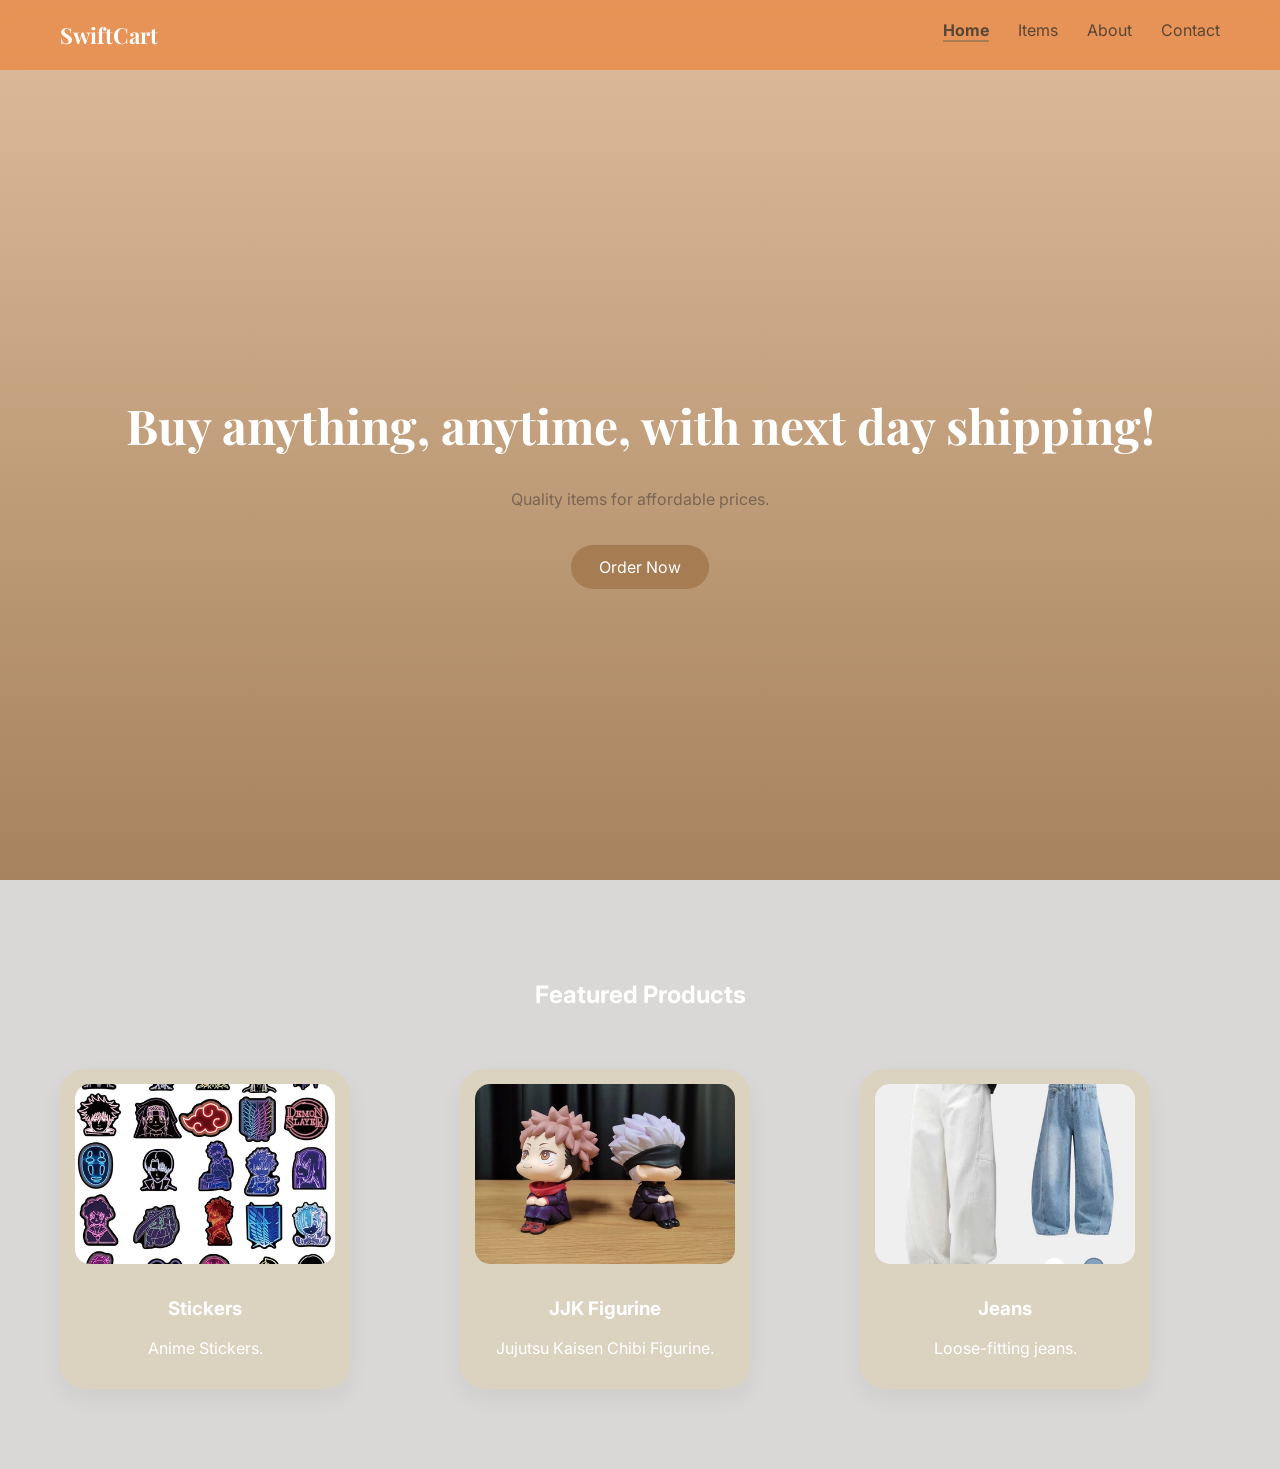
<file: index.html>
<!DOCTYPE html>
<html lang="en">
<head>
<meta charset="UTF-8">
<meta name="viewport" content="width=device-width, initial-scale=1.0">
<title>AAAAAAAAAAAAA</title>

<link rel="stylesheet" href="style.css">
<link href="https://fonts.googleapis.com/css2?family=Playfair+Display:wght@500&family=Inter:wght@300;400&display=swap" rel="stylesheet">
</head>

<body>

<div class="navbar">
    <div class="logo">SwiftCart</div>
    <div class="nav-links">
        <a href="index.html" class="active">Home</a>
        <a href="menu.html">Items</a>
        <a href="about.html">About</a>
        <a href="contact.html">Contact</a>
    </div>
</div>

<div class="hero">
    <div>
        <h1>Buy anything, anytime, with next day shipping!</h1>
        <p>Quality items for affordable prices.</p>
        <a href="#" class="btn">Order Now</a>
    </div>
</div>

<div class="section">
    <h2>Featured Products</h2>
&hairsp;
    <div class="cards">
         <div class="card">
            <img src="images/Sticker.webp" alt="Cheese Pandesal">
            <h3>Stickers</h3>
            <p>Anime Stickers.</p>
        </div>

            <div class="card">
                <img src="images/Jjk.webp" alt="Chocolate Bread">
                <h3>JJK Figurine</h3>
                <p>Jujutsu Kaisen Chibi Figurine.</p>
            </div>

             <div class="card">
            <img src="images/Jeans.webp" alt="Cheese Pandesal">
            <h3>Jeans</h3>
            <p>Loose-fitting jeans.</p>
        </div>


</div>

</body>
</html>
</file>
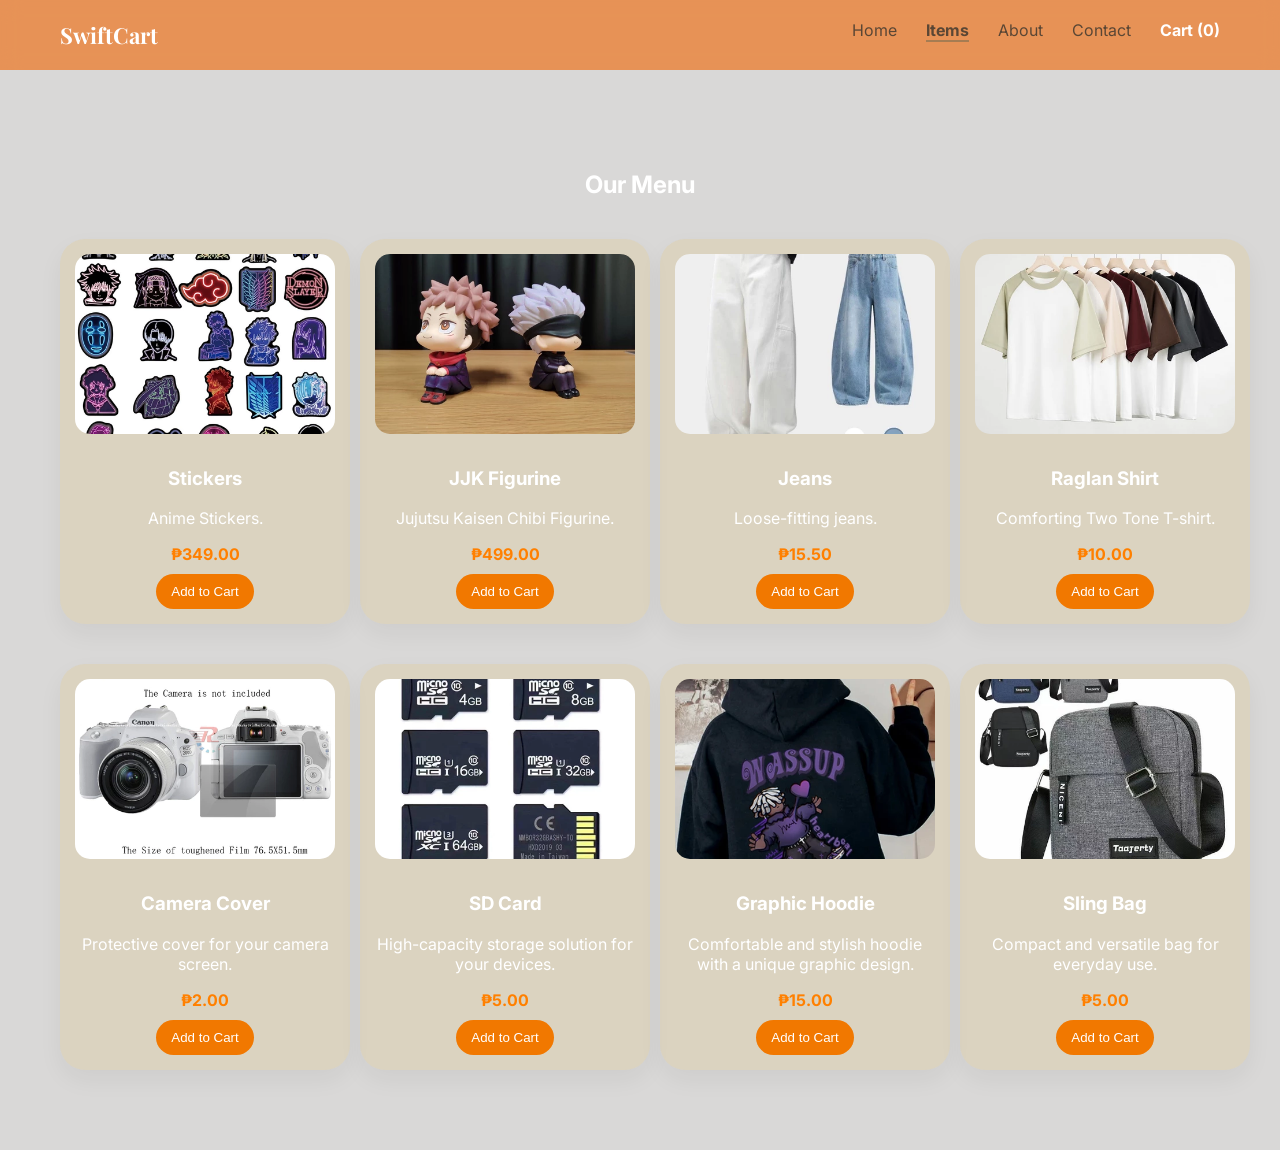
<file: menu.html>
<!DOCTYPE html>
<html lang="en">
<head>
<meta charset="UTF-8">
<title>Menu</title>

<link rel="stylesheet" href="style.css">
<link href="https://fonts.googleapis.com/css2?family=Playfair+Display:wght@500&family=Inter:wght@300;400&display=swap" rel="stylesheet">
</head>

<body>

<div class="navbar">
    <div class="logo">SwiftCart</div>
    <div class="nav-links">
        <a href="index.html">Home</a>
        <a href="menu.html" class="active">Items</a>
        <a href="about.html">About</a>
        <a href="contact.html">Contact</a>
        <a href="#" id="cart-link">Cart (0)</a>
    </div>
</div>

<div class="section">
    <h2>Our Menu</h2>

    <div class="cards">

        <div class="card">
            <img src="images/Sticker.webp" alt="Cheese Pandesal">
            <h3>Stickers</h3>
            <p>Anime Stickers.</p>
            <p class="price">₱349.00</p>
            <button class="add-to-cart" data-name="Powdered Chocolate Cake" data-price="349.00">Add to Cart</button>
        </div>


        <div class="card">
             <img src="images/Jjk.webp" alt="Chocolate Bread">
                <h3>JJK Figurine</h3>
                <p>Jujutsu Kaisen Chibi Figurine.</p>
            <p class="price">₱499.00</p>
            <button class="add-to-cart" data-name="Chocolate Truffle Cake" data-price="499.00">Add to Cart</button>
        </div>

        <div class="card">
            <img src="images/Jeans.webp" alt="Cheese Pandesal">
            <h3>Jeans</h3>
            <p>Loose-fitting jeans.</p>
            <p class="price">₱15.50</p>
            <button class="add-to-cart" data-name="Chocolate Bread" data-price="15.50">Add to Cart</button>
        </div>

        <div class="card">
            <img src="images/Shirt.webp" alt="Cinnamon Rolls">
            <h3>Raglan Shirt</h3>
            <p>Comforting Two Tone T-shirt.</p>
            <p class="price">₱10.00</p>
            <button class="add-to-cart" data-name="Cinnamon Rolls" data-price="3.00">Add to Cart</button>
        </div>

        <div class="card">
            <img src="images/Camera.webp" alt="Cheese Pandesal">
            <h3>Camera Cover</h3>
            <p>Protective cover for your camera screen.</p>
            
        
            <p class="price">₱2.00</p>
            <button class="add-to-cart" data-name="Malunggay Pandesal" data-price="2.50">Add to Cart</button>
        </div>
        
        <div class="card">
            <img src="images/Sd.webp" alt="Chocolate Bread">
            <h3>SD Card</h3>
            <p>High-capacity storage solution for your devices.</p>
            <p class="price">₱5.00</p>
            <button class="add-to-cart" data-name="Binangkal Bread" data-price="3.50">Add to Cart</button>
        </div>

        <div class="card">
            <img src="images/hoodie.webp" alt="Cinnamon Rolls">
            <h3>Graphic Hoodie</h3>
            <p>Comfortable and stylish hoodie with a unique graphic design.</p>
            <p class="price">₱15.00</p>
            <button class="add-to-cart" data-name="Banana Bread" data-price="5.00">Add to Cart</button>
        </div>

        <div class="card">
            <img src="images/Sling Bag.webp" alt="Cheese Pandesal">
            <h3>Sling Bag</h3>
            <p>Compact and versatile bag for everyday use.</p>
            <p class="price">₱5.00</p>
            <button class="add-to-cart" data-name="Putok Bread" data-price="2.00">Add to Cart</button>
        </div>

    </div>

</div>

<!-- Cart Modal -->
<div id="cart-modal" class="modal">
    <div class="modal-content">
        <span class="close">&times;</span>
        <h2>Your Cart</h2>
        <div id="cart-items"></div>
        <div id="cart-total">Total: ₱0.00</div>
        <button id="order-btn">Order Now</button>
        
        <!-- Order Form -->
        <div id="order-form" style="display: none;">
            <h3>Delivery Information</h3>
            <form id="delivery-form">
                <label for="name">Name:</label>
                <input type="text" id="name" required>
                
                <label for="phone">Phone:</label>
                <input type="tel" id="phone" required>
                
                <label for="address">Address:</label>
                <textarea id="address" required></textarea>
                
                <label for="instructions">Special Instructions:</label>
                <textarea id="instructions"></textarea>
                
                <button type="submit">Place Order</button>
            </form>
        </div>
    </div>
</div>

<script src="script.js"></script>

</body>
</html>
</file>
<file: style.css>
body {
    margin: 0;
    font-family: 'Inter', sans-serif;
    background: #d9d8d7;
    color: #ffffff;
}

/* NAVBAR */
.navbar {
    display: flex;
    justify-content: space-between;
    padding: 20px 60px;
    background: rgba(240, 100, 0, 0.6);
    backdrop-filter: blur(10px);
}

.logo {
    font-family: 'Playfair Display', serif;
    font-size: 22px;
    font-weight: bolder;
}

.nav-links a {
    margin-left: 25px;
    text-decoration: none;
    color: #5A4634;
}

/* ACTIVE LINK */
.nav-links a.active {
    font-weight: bold;
    border-bottom: 2px solid #A67C52;
}

/* HERO */
.hero {
    height: 90vh;
    display: flex;
    align-items: center;
    justify-content: center;
    text-align: center;
    background:
        linear-gradient(rgba(219, 171, 123, 0.7), rgba(145, 94, 42, 0.7)),
        url('https://img.freepik.com/premium-vector/vector-seamless-pattern-shopping-items-black-background_255358-5200.jpg') center/cover;
}

.hero h1 {
    font-family: 'Playfair Display', serif;
    font-size: 48px;
}

.hero p {
    margin-top: 10px;
    color: #7A6653;
}

/* BUTTON */
.btn {
    display: inline-block;
    margin-top: 20px;
    padding: 12px 28px;
    background: #A67C52;
    color: white;
    border-radius: 50px;
    text-decoration: none;
    transition: 0.3s;
}

.btn:hover {
    background: #6B4F3A;
}

/* SECTION */
.section {
    padding: 80px 60px;
    text-align: center;
}

/* CARDS */
.cards {
    display: flex;
    gap: 30px;
    justify-content: center;
    flex-wrap: wrap;
}

.card {
    background: #FFFFFF;
    border-radius: 25px;
    padding: 20px;
    width: 260px;
    box-shadow: 0 10px 25px rgba(0,0,0,0.05);
    transition: 0.3s;
}

.card:hover {
    transform: translateY(-6px);
}

/* MENU GRID */
.menu {
    display: grid;
    grid-template-columns: repeat(auto-fit, minmax(200px, 1fr));
    gap: 25px;
}

.menu-item {
    background: #fff;
    padding: 15px;
    border-radius: 20px;
}

/* CARDS CONTAINER */
.cards {
    display: grid;
    grid-template-columns: repeat(auto-fit, minmax(250px, 1fr));
    gap: 40px;
    padding-top: 20px;
}

/* CARD */
.card {
    background: #dec3793f;
    border-radius: 25px;
    padding: 15px;
    box-shadow: 0 10px 25px rgba(0,0,0,0.05);
    transition: 0.3s;
    text-align: center;
}

/* IMAGE FIX */
.card img {
    width: 100%;
    height: 180px;
    object-fit: cover;
    border-radius: 15px;
    margin-bottom: 10px;
}

/* HOVER EFFECT */
.card:hover {   
    transform: translateY(-6px);
}

/* PRICE */
.price {
    font-weight: bold;
    color: #ff8000;
    margin: 10px 0;
}

/* ADD TO CART BUTTON */
.add-to-cart {
    background: #f17800;
    color: rgb(255, 255, 255);
    border: none;
    padding: 10px 15px;
    border-radius: 20px;
    cursor: pointer;
    transition: 0.3s;
}

.add-to-cart:hover {
    background: #ffc800;
}

/* CART LINK */
#cart-link {
    margin-left: 25px;
    text-decoration: none;
    color: #ffffff;
    font-weight: bold;
}

/* MODAL */
.modal {
    display: none;
    position: fixed;
    z-index: 1;
    left: 0;
    top: 0;
    width: 100%;
    height: 100%;
    overflow: auto;
    background-color: rgba(255, 255, 255, 0.4);
}

.modal-content {
    background-color: #fefefe;
    margin: 15% auto;
    padding: 20px;
    border: 1px solid #888;
    width: 80%;
    max-width: 500px;
    border-radius: 10px;
}

.close {
    color: #ebebeb;
    float: right;
    font-size: 28px;
    font-weight: bold;
    cursor: pointer;
}

.close:hover {
    color: black;
}

#cart-items {
    margin: 20px 0;
}

.cart-item {
    display: flex;
    justify-content: space-between;
    margin: 10px 0;
}

#cart-total {
    font-weight: bold;
    margin: 20px 0;
}

#order-btn {
    background: #A67C52;
    color: white;
    border: none;
    padding: 10px 20px;
    border-radius: 20px;
    cursor: pointer;
    margin: 10px 0;
}

#order-btn:hover {
    background: #6B4F3A;
}

/* ORDER FORM */
#order-form {
    margin-top: 20px;
}

#order-form label {
    display: block;
    margin: 10px 0 5px;
}

#order-form input, #order-form textarea {
    width: 100%;
    padding: 8px;
    margin-bottom: 10px;
    border: 1px solid #ccc;
    border-radius: 5px;
}

#order-form button {
    background: #A67C52;
    color: white;
    border: none;
    padding: 10px 20px;
    border-radius: 20px;
    cursor: pointer;
}

#order-form button:hover {
    background: #6B4F3A;
}
</file>
